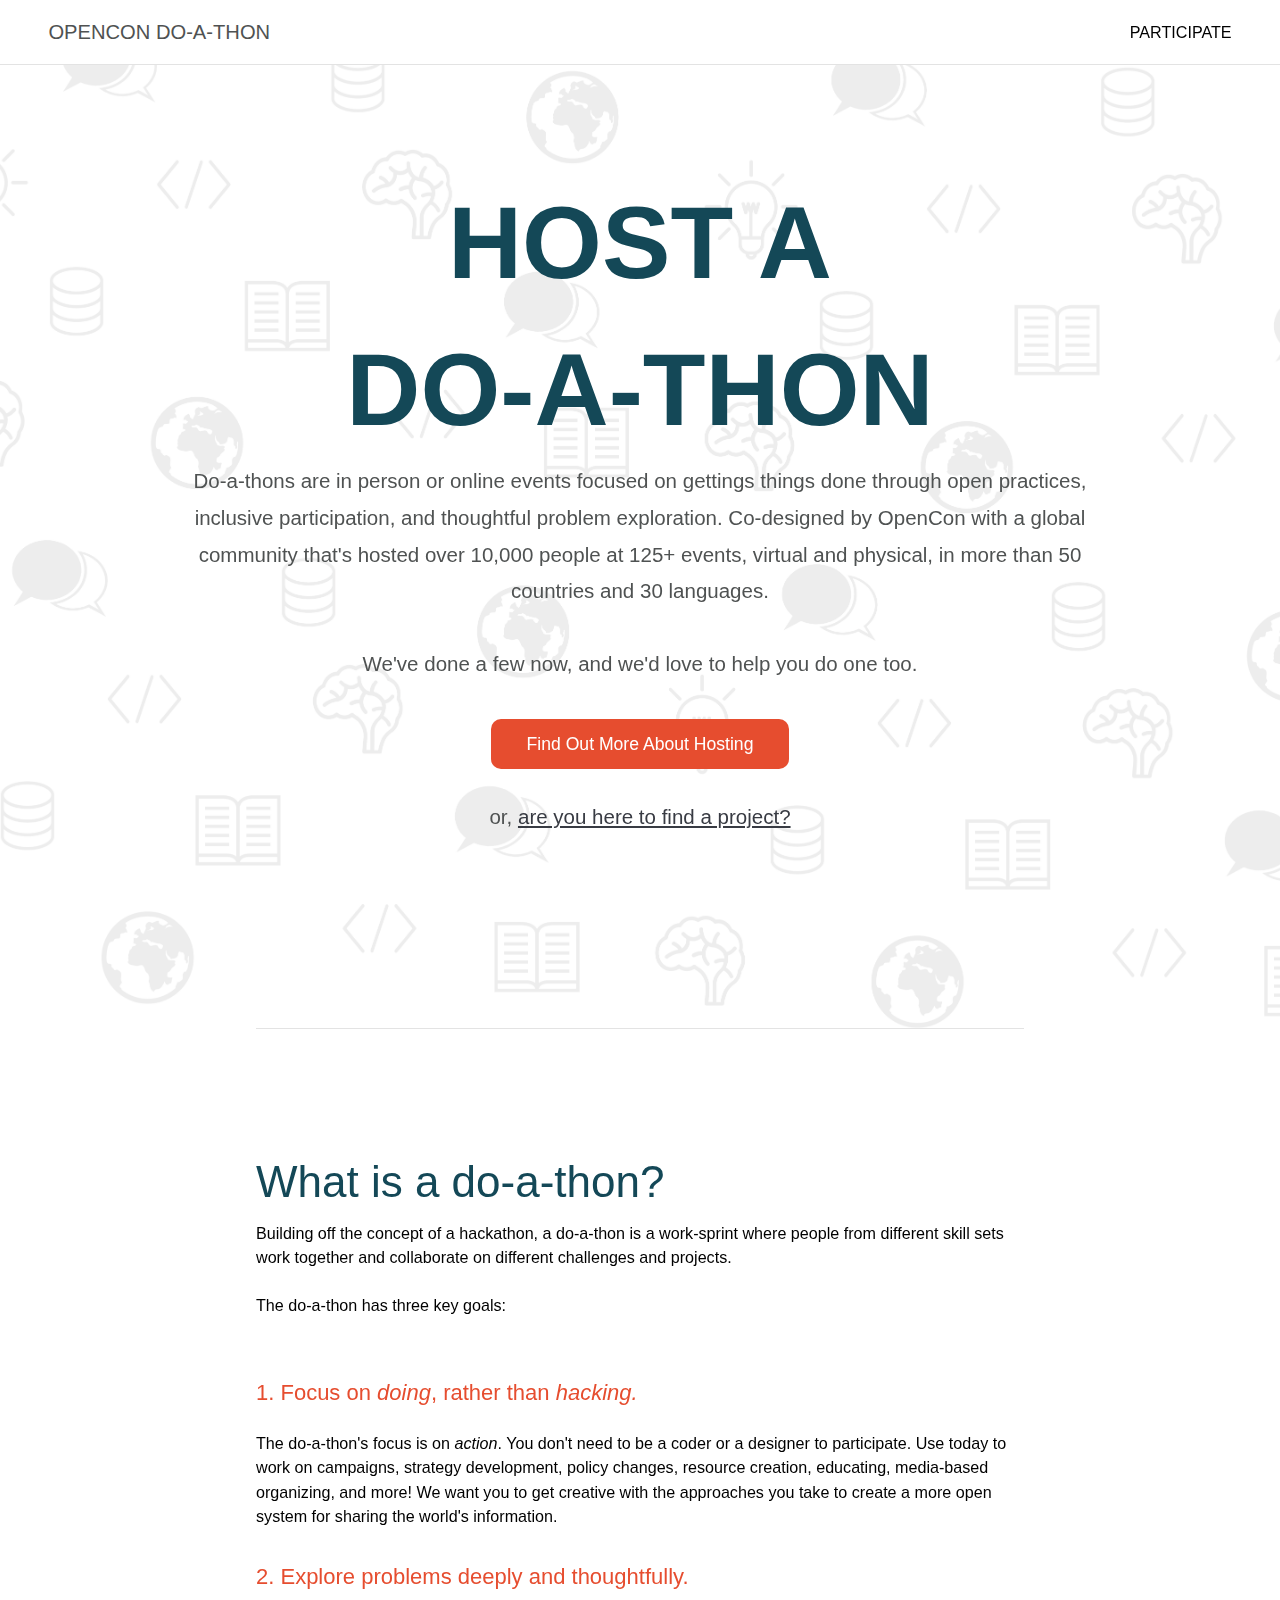
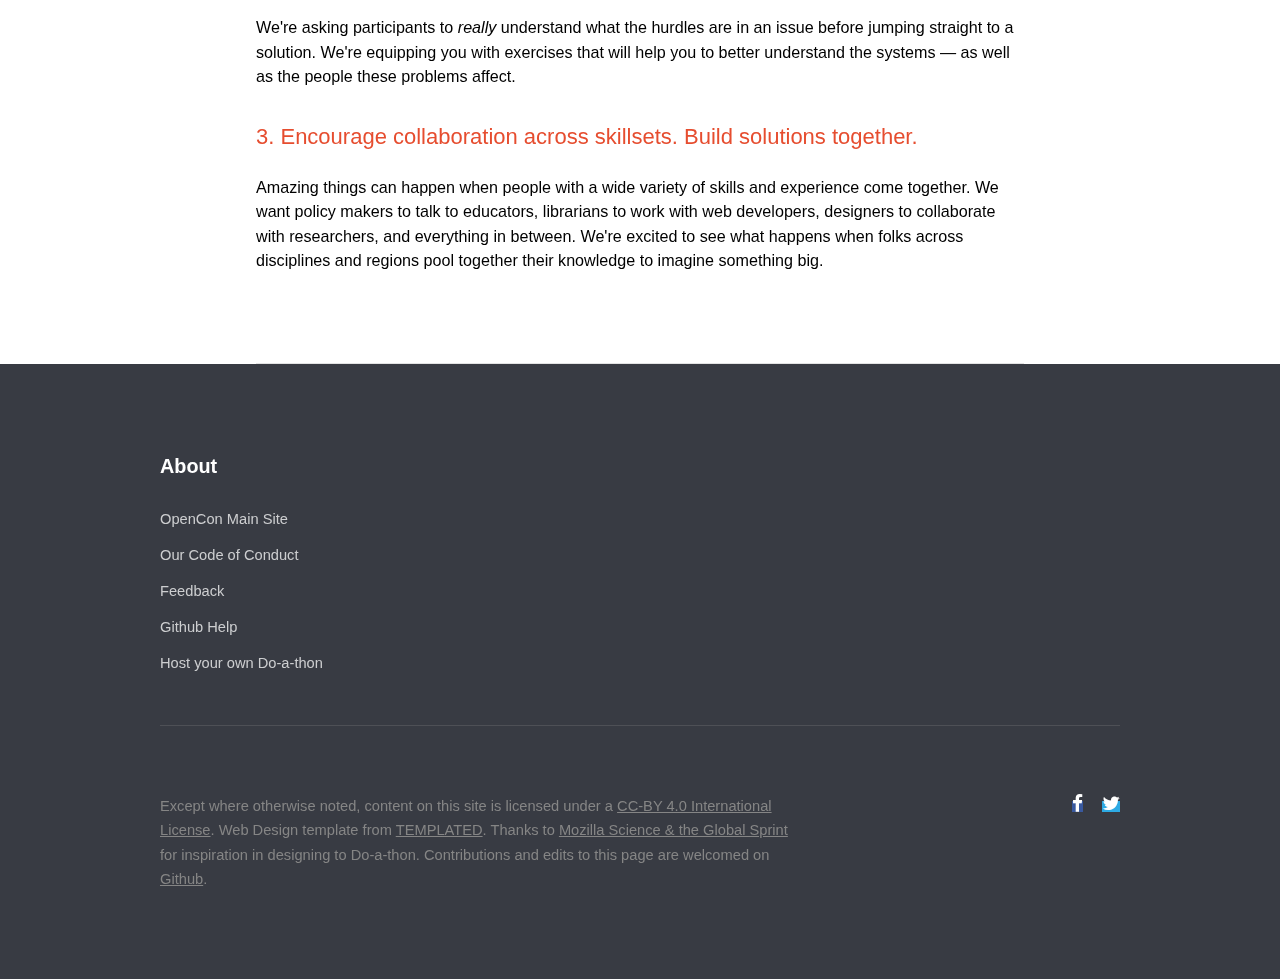
<file: index.html>
<!DOCTYPE html>
<!--
	Transit by TEMPLATED
	templated.co @templatedco
	Released for free under the Creative Commons Attribution 3.0 license (templated.co/license)
-->
<html lang="en">
	<head>
		<meta charset="UTF-8">
		<title>OpenCon Do-A-Thon</title>
		<meta http-equiv="content-type" content="text/html; charset=utf-8" />
		<meta name="description" content="" />
		<meta name="keywords" content="" />
		<link rel="icon" type="image/x-icon" href="/doathon-dev/images/favicon.ico" />

	<link rel="stylesheet" href="css/style.css" />
	<link rel="stylesheet" href="css/skel.css" />
	<link rel="stylesheet" href="css/style-xlarge.css" />
	<style type="text/css">
    .hidden {display:none;}
  </style>
  <script type="text/javascript" src="js/jquery.min.js"></script>
  <script type="text/javascript">
    $('html').addClass('hidden');
    $(document).ready(function() {    // EDIT: From Adam Zerner's comment below: Rather use load: $(window).on('load', function () {...});
      $('html').show();  // EDIT: Can also use $('html').removeClass('hidden');
     });
   </script>

		<!-- Global site tag (gtag.js) - Google Analytics -->
		<script async src="https://www.googletagmanager.com/gtag/js?id=UA-61115389-4"></script>
		<script>
		window.dataLayer = window.dataLayer || [];
  		function gtag(){dataLayer.push(arguments);}
  		gtag('js', new Date());
  		gtag('config', 'UA-61115389-4');
		</script>
		<!--  Essential META Tags -->
		<meta property="og:title" content="OpenCon Do-A-Thon">
		<meta property="og:description" content="We invite you to join us for a day of making, collaborating, trying, teaching, designing, testing, and learning in the name of Open Research and Education.">
		<meta property="og:image" content="/doathon-dev/images/social.png">
		<meta property="og:url" content="https://doathon.opencon2018.org">
		<meta name="twitter:card" content="summary_large_image">
		<meta name="twitter:site" content="@open_con" />
	</head>
	<body class="landing">


		<!-- Header -->

			<header id="header">
				<h1><a href="#">OPENCON DO-A-THON</a></h1>
				<nav id="nav">
					<ul>
				<!--		<li><a href="challenge.html">SUBMIT CHALLENGE</a></li> -->
				<!--		<li><a href="project.html">SUBMIT PROJECT</a></li> -->
						<li><a href="participate.html">PARTICIPATE</a></li>
					</ul>
				</nav>
			</header>

			<!-- Banner Suggesting Others Host (USED WHEN SITE ISN'T BEING USED FOR OPENCON FLAGSHIP -->
				<section id="banner">
					<H2>HOST A</H2><br><H2>DO-A-THON</H2>
					<p>
						Do-a-thons are in person or online events focused on gettings things done through open practices, inclusive participation, and thoughtful problem exploration. Co-designed by OpenCon with a global community that's hosted over 10,000 people at 125+ events, virtual and physical, in more than 50 countries and 30 languages.
					</p>

					<p>
						We've done a few now, and we'd love to help you do one too.
					</p>


					<ul class="actions">
						<li>
							<a href="mailto:Joe@sparcopen.org?subject=I'm%20interested%20in%20hosting%20a%20Do-a-thon&body=Hi%20Joe%2C%20%0A%0AI'm%20interested%20in%20hosting%20a%20Do-a-thon.%20%3C%3CTell%20us%20about%20little%20bit%20about%20you%20%2F%20your%20ideas%20%2F%20your%20motivation%3E%3E%0A%0ACan%20you%20tell%20me%20about%20bit%20more%20about%20the%20support%20you%20can%20provide%3F%0A%0ABest%20Wishes" class="button big">Find Out More About Hosting</a>
						</li>
					</ul>
					<a name="participate"></a>

					<p>or, <a href="participate.html"><u>are you here to find a project?</a></u></p>

				</section>

		<!-- Banner when site is used for OPENCON FLAGSHIP -->

		<!--

			<section id="banner">
				<h2>DO-A-THON</h2>
				<p>
					We invite you to join us for a day of making, collaborating, trying, teaching, designing, testing, and learning in the name of Open Research and Education. The official date is November 4, 2018 but you can <strong>start preparing today</strong>. We invite you to <u><a href="#about">learn more about the do-a-thon</a></u>, <u><a href="#how">get to know how it works</a></u>, and <u><a href="#participate">get started with participating</a></u> beforehand.

					<p>Joining remotely? Please take a second to <u><strong><a href="http://www.opencon2018.org/opencon_2018_live">RSVP</a></strong></u> so we can get in touch!</p>

				</p>
				<ul class="actions">
					<li>
						<a href="#participate" class="button big">Find out more!</a>
					</li>
				</ul>
				<a name="participate"></a>
			</section>

		-->

		<!-- One -->

		<!-- HIDE WHILE WE'RE NOT HOSTING

			<section id="one" class="wrapper style1 special">
				<div class="container">
					<header class="major">
						<h2>
							Participate from wherever you are.
						</h2>
					</header>
					<div class="row 150%">
						<div class="4u 12u$(medium)">
							<section class="box">
								<i class="icon big rounded fa-lightbulb-o"></i>
								<p></p>
								<h3>
									Present a problem or challenge.
								</h3>
								<p>
									Is there a specific issue or problem you want to tackle in Open Research and Education?
								</p>
								<a href="challenge.html" class="button big"> Submit a challenge </a>
							</section>
						</div>
						<div class="4u 12u$(medium)">
							<section class="box">
								<i class="icon big rounded fa-github-square"></i>
								<p></p>
								<h3>
									Submit a project to find collaborators.
								</h3>
								<p>
									Have a project or idea already in the works that needs support or collaborators?
								</p>
								<a href="project.html" class="button big"> Submit a project </a>
							</section>
						</div>
						<div class="4u$ 12u$(medium)">
							<section class="box">
								<i class="icon big rounded fa-rocket"></i>
								<p></p>
								<h3>
									Contribute your skills and ideas!
								</h3>
								<p>
									Browse challenges and projects put forward by others and see how you can help.
								</p>
								<a href="participate.html" class="button big"> Participate </a>
							</section><a name="about"></a>
						</div>
					</div>
				</div>
			</section>

		-->

			<!--Section Two - What is a do-a-thon?-->
			<section id="one" class="wrapper style5 special">
					<p></p>
						<header class="major">
							<p></p>
							<h2>
								What is a do-a-thon?
							</h2>
							<p>
								Building off the concept of a hackathon, a do-a-thon is a work-sprint where people from different skill sets work together and collaborate on different challenges and projects. <!--For OpenCon 2018’s do-a-thon, we’ll be focusing on building projects and solutions that seek to advance Open Access, Open Education, and Open Data. </p> -->
							<p>The do-a-thon has three key goals:
							</p>
						</header>

						<h3>
							 1. Focus on <i>doing</i>, rather than <i>hacking.</i>
						 </h3>
						<p>
							 The do-a-thon's focus is on <i>action</i>. You don't need to be a coder or a designer to participate. Use today to work on campaigns, strategy development, policy changes, resource creation, educating, media-based organizing, and more! We want you to get creative with the approaches you take to create a more open system for sharing the world's information.
						 </p>

						<h3>
							 2. Explore problems deeply and thoughtfully.
						 </h3>
						<p>
							We're asking participants to <i>really</i> understand what the hurdles are in an issue before jumping straight to a solution. We're equipping you with exercises that will help you to better understand the systems <!--Open Research and Open Education are being built in -->— as well as the people these problems affect.
						</p>

						<h3>
							 3. Encourage collaboration across skillsets. Build solutions together.
						 </h3><a name="how"></a>
						<p>
							Amazing things can happen when people with a wide variety of skills and experience come together. We want policy makers to talk to educators, librarians to work with web developers, designers to collaborate with researchers, and everything in between. We're excited to see what happens when folks across disciplines and regions pool together their knowledge to imagine something big.
						</p>
</section>

<!-- HIDE WHILE WE'RE NOT HOSTING

<section id="one" class="wrapper style5 special">
		<header class="major">
						<h2>
							How can I participate?
						</h2>
								<p>
									The official do-a-thon date is November 4, 2018, but we're encouraging folks to get started before — and hopefully, carry on projects and collaboration after. Here are a few ways you can get involved and participate:
								</p>
					</header>

					<h3>
						 1. Anyone can propose a problem to work on.
					 </h3>
					<p>
						Is there a big question or challenge you want to tackle in Open Research and Education? Here's a chance to share it with the community and work together on designing a solution. Participants can submit challenges the day of the do-a-thon, but we'd love if folks could submit big questions they want to tackle in advance, too.  Find out more about how to submit a challenge <u><a href="challenge.html">here.</a></u>
					</p>

					<h3>
						 2. Anyone can propose a project for others to collaborate on and contribute to.
					 </h3>
					<p>
						Have a project idea you want to put into action? Or an existing project that needs development or support? The do-a-thon is a great opportunity to receive support and contributions from collaborators around the world. Learn more about how to propose and lead a project <u><a href="project">here.</a></u>
					</p>

					<h3>
						 3. Anyone can contribute their skills and ideas to existing challenges and projects.
					 </h3>
					<p>
						Participate from wherever you are by contributing to one or more of the do-a-thon projects and challenges submitted. We expect that most of the action will take place on November 4th, but feel free to get in touch with project leads and see how you can help out beforehand! You can explore the growing list of projects and challenges we're working on <u><a href="participate.html">here</a></u>.
					</p>
					</section>

				-->

		<!-- Footer -->
		<footer id="footer">
			<div class="container">
				<section class="links">
					<div class="row">
						<section class="3u 6u(medium) 12u$(small)">
							<h3>About</h3>
							<ul class="unstyled">
								<li><a href="https://www.opencon2018.org/" target="_blank">OpenCon Main Site</a></li>
								<li><a href="https://www.opencon2018.org/code_of_conduct" target="_blank">Our Code of Conduct</a></li>
								<li><a href="mailto:joe@sparcopen.org" target="_blank">Feedback</a></li>
								<li><a href="github-help.html" target="_blank">Github Help</a></li>
								<li><a href="host-your-own.html" target="_blank">Host your own Do-a-thon</a></li>
							</ul>
						</section>
					</div>
				</section>
				<div class="row">
					<div class="8u 12u$(medium)">
						<ul class="copyright">
								<li>Except where otherwise noted, content on this site is licensed under a <u><a href="https://creativecommons.org/licenses/by/4.0/" target="_blank">
								CC-BY 4.0 International License</a></u>. Web Design template from <u><a href="http://templated.co" target="_blank">TEMPLATED</a></u>. Thanks to <u><a href="https://mozilla.github.io/global-sprint/" target="_blank">Mozilla Science & the Global Sprint</a></u> for inspiration in designing to Do-a-thon. Contributions and edits to this page are welcomed on <u><a href="https://github.com/sparcopen/doathon-dev/#doathon-development-site" target="_blank">Github</a></u>.</li>
						</ul>
					</div>
					<div class="4u$ 12u$(medium)">
						<ul class="icons">
							<li>
								<a class="icon rounded fa-facebook" href="https://www.facebook.com/openconglobal" target="_blank"><span class="label">Facebook</span></a>
							</li>
							<li>
								<a class="icon rounded fa-twitter" href="https://twitter.com/open_con" target="_blank"><span class="label">Twitter</span></a>
							</li>
						</ul>
					</div>
				</div>
			</div>
		</footer>
	</body>
	<script src="js/jquery.min.js"></script>
	<script src="js/skel.min.js"></script>
	<script src="js/skel-layers.min.js"></script>
	<script src="js/init.js"></script>

	<!-- Start of opencon Zendesk Widget script -->

	<!-- Zendesk Widget, now retired for OpenCon sites. Leaving here as a reminder of mechanisms we used.

	<script>/*<![CDATA[*/window.zEmbed||function(e,t){var n,o,d,i,s,a=[],r=document.createElement("iframe");window.zEmbed=function(){a.push(arguments)},window.zE=window.zE||window.zEmbed,r.src="javascript:false",r.title="",r.role="presentation",(r.frameElement||r).style.cssText="display: none",d=document.getElementsByTagName("script"),d=d[d.length-1],d.parentNode.insertBefore(r,d),i=r.contentWindow,s=i.document;try{o=s}catch(e){n=document.domain,r.src='javascript:var d=document.open();d.domain="'+n+'";void(0);',o=s}o.open()._l=function(){var e=this.createElement("script");n&&(this.domain=n),e.id="js-iframe-async",e.src="https://assets.zendesk.com/embeddable_framework/main.js",this.t=+new Date,this.zendeskHost="opencon.zendesk.com",this.zEQueue=a,this.body.appendChild(e)},o.write('<body onload="document._l();">'),o.close()}();
	/*]]>*/</script>

	-->

	<!-- End of opencon Zendesk Widget script -->

</html>
</file>
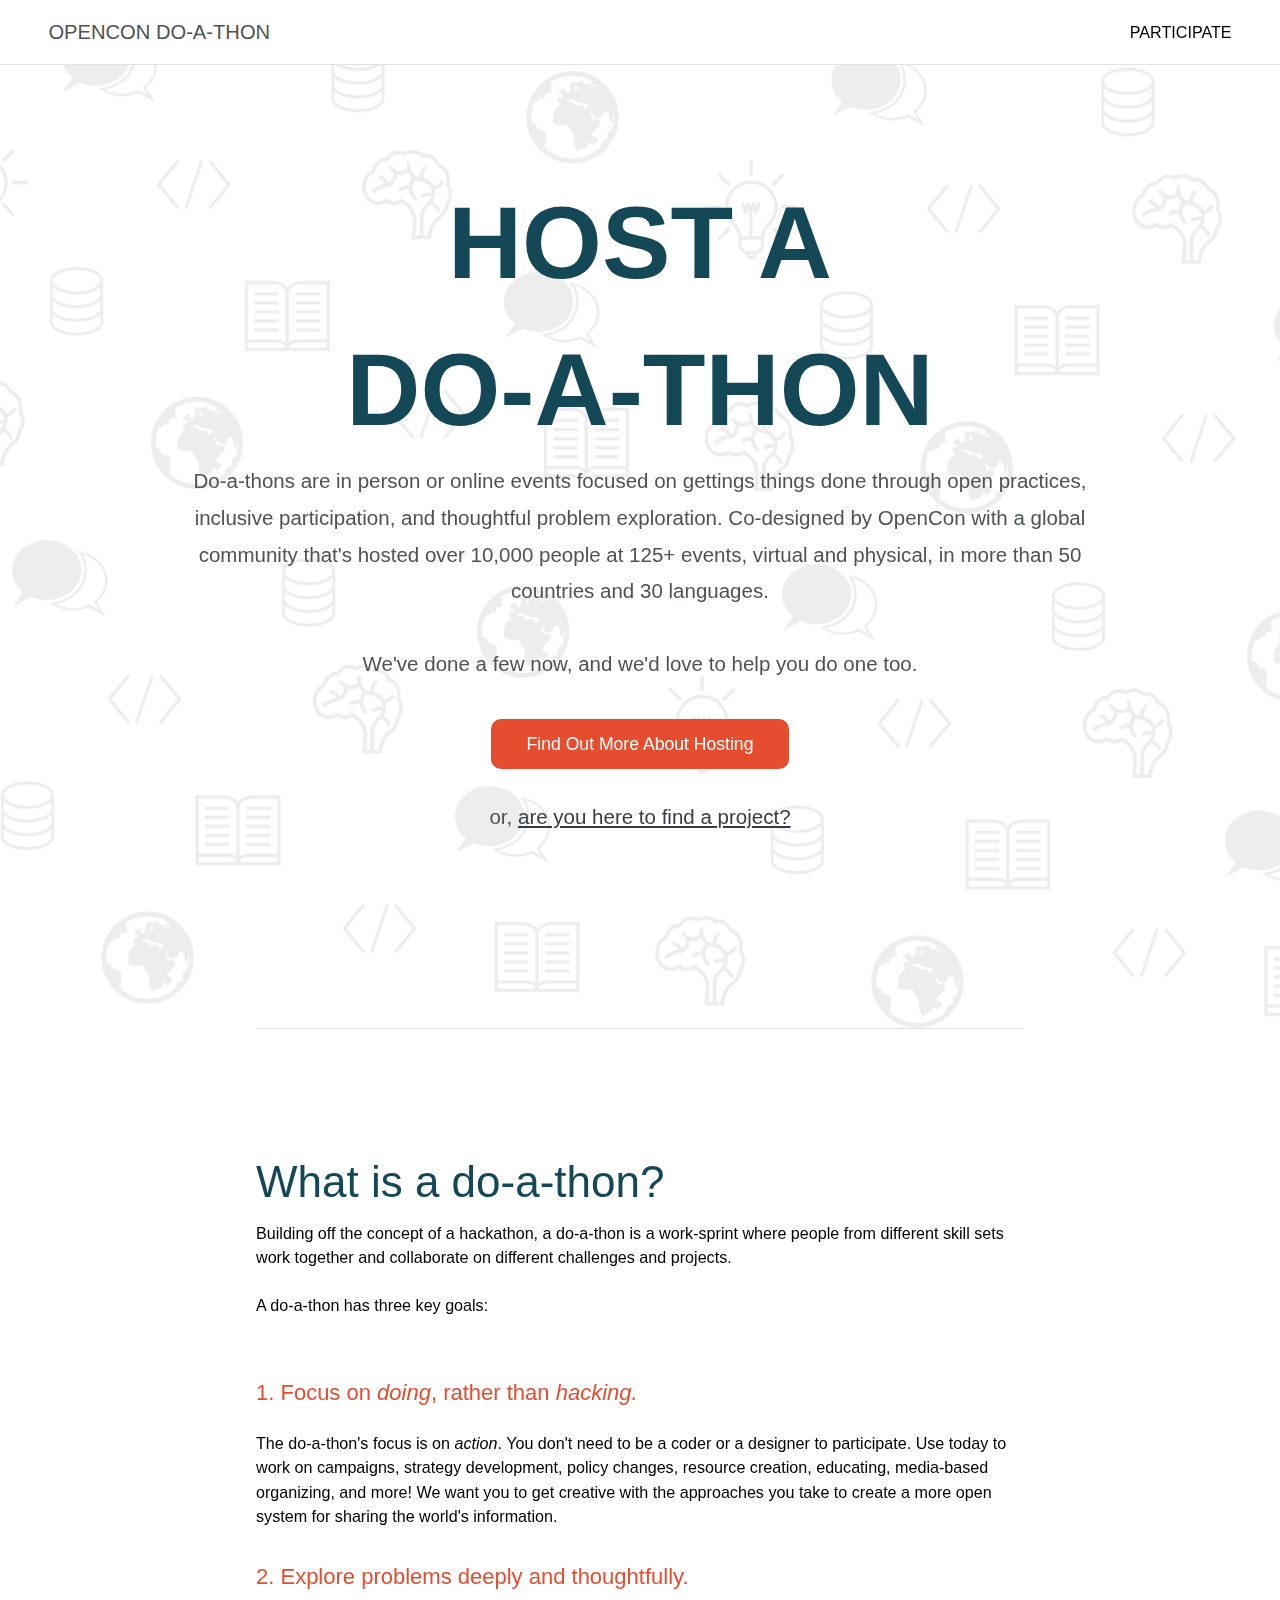
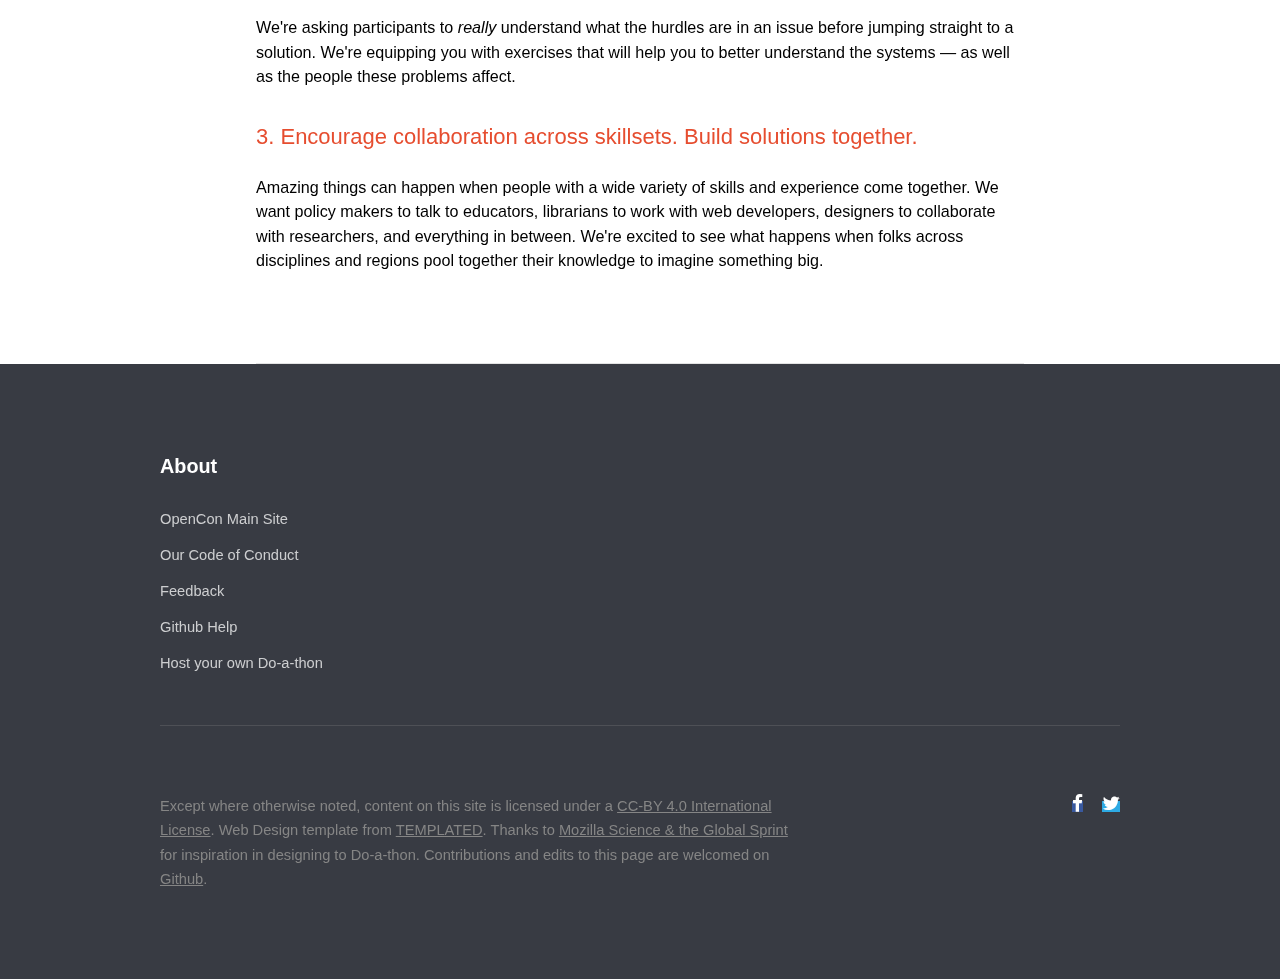
<file: host-your-own.html>
<!DOCTYPE html>
<!--
	Transit by TEMPLATED
	templated.co @templatedco
	Released for free under the Creative Commons Attribution 3.0 license (templated.co/license)
-->
<html lang="en">
	<head>
		<meta charset="UTF-8">
		<title>OpenCon Do-A-Thon</title>
		<meta http-equiv="content-type" content="text/html; charset=utf-8" />
		<meta name="description" content="" />
		<meta name="keywords" content="" />
		<link rel="icon" type="image/x-icon" href="/doathon-dev/images/favicon.ico" />

	<link rel="stylesheet" href="css/style.css" />
	<link rel="stylesheet" href="css/skel.css" />
	<link rel="stylesheet" href="css/style-xlarge.css" />
	<style type="text/css">
    .hidden {display:none;}
  </style>
  <script type="text/javascript" src="js/jquery.min.js"></script>
  <script type="text/javascript">
    $('html').addClass('hidden');
    $(document).ready(function() {    // EDIT: From Adam Zerner's comment below: Rather use load: $(window).on('load', function () {...});
      $('html').show();  // EDIT: Can also use $('html').removeClass('hidden');
     });
   </script>

		<!-- Global site tag (gtag.js) - Google Analytics -->
		<script async src="https://www.googletagmanager.com/gtag/js?id=UA-61115389-4"></script>
		<script>
		window.dataLayer = window.dataLayer || [];
  		function gtag(){dataLayer.push(arguments);}
  		gtag('js', new Date());
  		gtag('config', 'UA-61115389-4');
		</script>
		<!--  Essential META Tags -->
		<meta property="og:title" content="OpenCon Do-A-Thon">
		<meta property="og:description" content="We invite you to join us for a day of making, collaborating, trying, teaching, designing, testing, and learning in the name of Open Research and Education.">
		<meta property="og:image" content="/doathon-dev/images/social.png">
		<meta property="og:url" content="https://doathon.opencon2018.org">
		<meta name="twitter:card" content="summary_large_image">
		<meta name="twitter:site" content="@open_con" />
	</head>
	<body class="landing">


		<!-- Header -->

			<header id="header">
				<h1><a href="#">OPENCON DO-A-THON</a></h1>
				<nav id="nav">
					<ul>
				<!--		<li><a href="challenge.html">SUBMIT CHALLENGE</a></li> -->
				<!--		<li><a href="project.html">SUBMIT PROJECT</a></li> -->
						<li><a href="participate.html">PARTICIPATE</a></li>
					</ul>
				</nav>
			</header>

			<!-- Banner Suggesting Others Host (USED WHEN SITE ISN'T BEING USED FOR OPENCON FLAGSHIP -->
				<section id="banner">
					<H2>HOST A</H2><br><H2>DO-A-THON</H2>
					<p>
						Do-a-thons are in person or online events focused on gettings things done through open practices, inclusive participation, and thoughtful problem exploration. Co-designed by OpenCon with a global community that's hosted over 10,000 people at 125+ events, virtual and physical, in more than 50 countries and 30 languages.
					</p>

					<p>
            We've done a few now, and we'd love to help you do one too.
          </p>


					<ul class="actions">
						<li>
							<a href="mailto:Joe@sparcopen.org?subject=I'm%20interested%20in%20hosting%20a%20Do-a-thon&body=Hi%20Joe%2C%20%0A%0AI'm%20interested%20in%20hosting%20a%20Do-a-thon.%20%3C%3CTell%20us%20about%20little%20bit%20about%20you%20%2F%20your%20ideas%20%2F%20your%20motivation%3E%3E%0A%0ACan%20you%20tell%20me%20about%20bit%20more%20about%20the%20support%20you%20can%20provide%3F%0A%0ABest%20Wishes" class="button big">Find Out More About Hosting</a>
						</li>
					</ul>
					<a name="participate"></a>

          <p>or, <a href="participate.html"><u>are you here to find a project?</a></u></p>

        </section>

				<!--Section Two - What is a do-a-thon?-->
				<section id="one" class="wrapper style5 special">
						<p></p>
							<header class="major">
								<p></p>
								<h2>
									What is a do-a-thon?
								</h2>
								<p>
									Building off the concept of a hackathon, a do-a-thon is a work-sprint where people from different skill sets work together and collaborate on different challenges and projects.
								<p>A do-a-thon has three key goals:
								</p>
							</header>

							<h3>
								 1. Focus on <i>doing</i>, rather than <i>hacking.</i>
							 </h3>
							<p>
								 The do-a-thon's focus is on <i>action</i>. You don't need to be a coder or a designer to participate. Use today to work on campaigns, strategy development, policy changes, resource creation, educating, media-based organizing, and more! We want you to get creative with the approaches you take to create a more open system for sharing the world's information.
							 </p>

							<h3>
								 2. Explore problems deeply and thoughtfully.
							 </h3>
							<p>
								We're asking participants to <i>really</i> understand what the hurdles are in an issue before jumping straight to a solution. We're equipping you with exercises that will help you to better understand the systems <!--Open Research and Open Education are being built in -->— as well as the people these problems affect.
							</p>

							<h3>
								 3. Encourage collaboration across skillsets. Build solutions together.
							 </h3><a name="how"></a>
							<p>
								Amazing things can happen when people with a wide variety of skills and experience come together. We want policy makers to talk to educators, librarians to work with web developers, designers to collaborate with researchers, and everything in between. We're excited to see what happens when folks across disciplines and regions pool together their knowledge to imagine something big.
							</p>
	</section>

		<!-- Banner when site is used for OPENCON FLAGSHIP -->


		<!-- Footer -->
		<footer id="footer">
			<div class="container">
				<section class="links">
					<div class="row">
						<section class="3u 6u(medium) 12u$(small)">
							<h3>About</h3>
							<ul class="unstyled">
								<li><a href="https://www.opencon2018.org/" target="_blank">OpenCon Main Site</a></li>
								<li><a href="https://www.opencon2018.org/code_of_conduct" target="_blank">Our Code of Conduct</a></li>
								<li><a href="mailto:joe@sparcopen.org" target="_blank">Feedback</a></li>
								<li><a href="github-help.html" target="_blank">Github Help</a></li>
								<li><a href="host-your-own.html" target="_blank">Host your own Do-a-thon</a></li>
							</ul>
						</section>
					</div>
				</section>
				<div class="row">
					<div class="8u 12u$(medium)">
						<ul class="copyright">
								<li>Except where otherwise noted, content on this site is licensed under a <u><a href="https://creativecommons.org/licenses/by/4.0/" target="_blank">
								CC-BY 4.0 International License</a></u>. Web Design template from <u><a href="http://templated.co" target="_blank">TEMPLATED</a></u>. Thanks to <u><a href="https://mozilla.github.io/global-sprint/" target="_blank">Mozilla Science & the Global Sprint</a></u> for inspiration in designing to Do-a-thon. Contributions and edits to this page are welcomed on <u><a href="https://github.com/sparcopen/doathon-dev/#doathon-development-site" target="_blank">Github</a></u>.</li>
						</ul>
					</div>
					<div class="4u$ 12u$(medium)">
						<ul class="icons">
							<li>
								<a class="icon rounded fa-facebook" href="https://www.facebook.com/openconglobal" target="_blank"><span class="label">Facebook</span></a>
							</li>
							<li>
								<a class="icon rounded fa-twitter" href="https://twitter.com/open_con" target="_blank"><span class="label">Twitter</span></a>
							</li>
						</ul>
					</div>
				</div>
			</div>
		</footer>
	</body>
	<script src="js/jquery.min.js"></script>
	<script src="js/skel.min.js"></script>
	<script src="js/skel-layers.min.js"></script>
	<script src="js/init.js"></script>

<!-- Start of opencon Zendesk Widget script -->

<!-- Zendesk Widget, now retired for OpenCon sites. Leaving here as a reminder of mechanisms we used.

<script>/*<![CDATA[*/window.zEmbed||function(e,t){var n,o,d,i,s,a=[],r=document.createElement("iframe");window.zEmbed=function(){a.push(arguments)},window.zE=window.zE||window.zEmbed,r.src="javascript:false",r.title="",r.role="presentation",(r.frameElement||r).style.cssText="display: none",d=document.getElementsByTagName("script"),d=d[d.length-1],d.parentNode.insertBefore(r,d),i=r.contentWindow,s=i.document;try{o=s}catch(e){n=document.domain,r.src='javascript:var d=document.open();d.domain="'+n+'";void(0);',o=s}o.open()._l=function(){var e=this.createElement("script");n&&(this.domain=n),e.id="js-iframe-async",e.src="https://assets.zendesk.com/embeddable_framework/main.js",this.t=+new Date,this.zendeskHost="opencon.zendesk.com",this.zEQueue=a,this.body.appendChild(e)},o.write('<body onload="document._l();">'),o.close()}();
/*]]>*/</script>

-->

<!-- End of opencon Zendesk Widget script -->
</html>
</file>
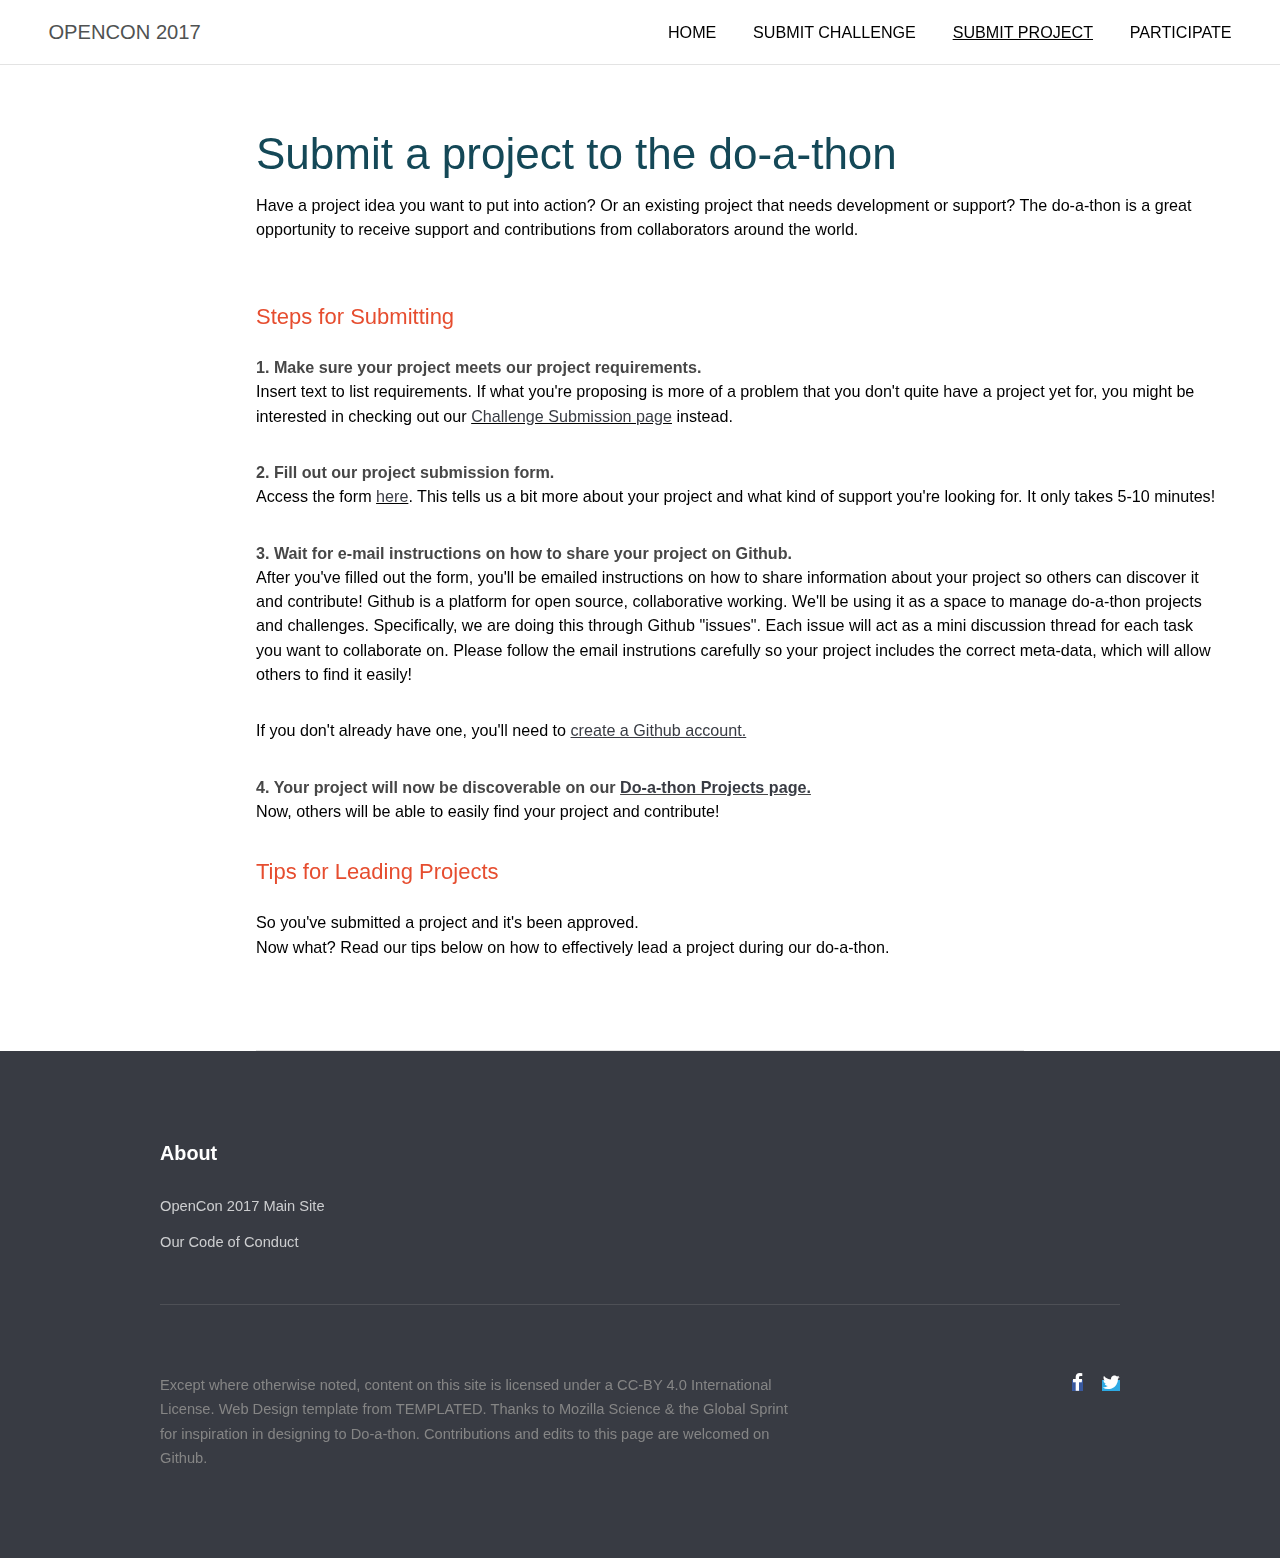
<file: submit.html>
<!DOCTYPE html>
<!--
	Transit by TEMPLATED
	templated.co @templatedco
	Released for free under the Creative Commons Attribution 3.0 license (templated.co/license)
-->
<html lang="en">
	<head>
		<meta charset="UTF-8">
		<title>Submit a project - OpenCon 2017 Do-a-thon</title>
		<meta http-equiv="content-type" content="text/html; charset=utf-8" />
		<meta name="description" content="" />
		<meta name="keywords" content="" />
		<link rel="icon" type="image/x-icon" href="/doathon-dev/images/favicon.ico" />
		<!--[if lte IE 8]><script src="js/html5shiv.js"></script><![endif]-->
		<script src="js/jquery.min.js"></script>
		<script src="js/skel.min.js"></script>
		<script src="js/skel-layers.min.js"></script>
		<script src="js/init.js"></script>
		<noscript>
			<link rel="stylesheet" href="css/skel.css" />
			<link rel="stylesheet" href="css/style.css" />
			<link rel="stylesheet" href="css/style-xlarge.css" />
		</noscript>
		<!-- Global site tag (gtag.js) - Google Analytics -->
		<script async src="https://www.googletagmanager.com/gtag/js?id=UA-61115389-4"></script>
		<script>
  		window.dataLayer = window.dataLayer || [];
  		function gtag(){dataLayer.push(arguments);}
  		gtag('js', new Date());
  		gtag('config', 'UA-61115389-4');
		</script>

		
	<!-- Start of opencon Zendesk Widget script -->
	<script>/*<![CDATA[*/window.zEmbed||function(e,t){var n,o,d,i,s,a=[],r=document.createElement("iframe");window.zEmbed=function(){a.push(arguments)},window.zE=window.zE||window.zEmbed,r.src="javascript:false",r.title="",r.role="presentation",(r.frameElement||r).style.cssText="display: none",d=document.getElementsByTagName("script"),d=d[d.length-1],d.parentNode.insertBefore(r,d),i=r.contentWindow,s=i.document;try{o=s}catch(e){n=document.domain,r.src='javascript:var d=document.open();d.domain="'+n+'";void(0);',o=s}o.open()._l=function(){var e=this.createElement("script");n&&(this.domain=n),e.id="js-iframe-async",e.src="https://assets.zendesk.com/embeddable_framework/main.js",this.t=+new Date,this.zendeskHost="opencon.zendesk.com",this.zEQueue=a,this.body.appendChild(e)},o.write('<body onload="document._l();">'),o.close()}();
	/*]]>*/</script>
	<!-- End of opencon Zendesk Widget script -->


	</head>
	<body>
		<body class="landing">


		<!-- Header -->
		
		<!-- NOTE: These URLs will need to be updated for live -->
		
		<header id="header">
			<h1><a href="index.html">OPENCON 2017</a></h1>
			<nav id="nav">
				<ul>
					<li><a href="index.html">HOME</a></li>
					<li><a href="challenge.html">SUBMIT CHALLENGE</a></li>
					<li><a href="submit.html"><u>SUBMIT PROJECT</u></a></li>
					<li><a href="participate.html">PARTICIPATE</a></li>
				</ul>
			</nav>
		</header>
		<!-- Main -->
					<section id="one" class="wrapper style5 special">
						<div class="container">
							<p></p>
							<header class="major">
								<h2>Submit a project to the do-a-thon</h2>
								<p>Have a project idea you want to put into action? Or an existing project that needs development or support? The do-a-thon is a great opportunity to receive support and contributions from collaborators around the world.</p>
							</header>
							<h3>Steps for Submitting</h3>
							<p><strong>1. Make sure your project meets our project requirements.</strong>
								<br>Insert text to list requirements. If what you're proposing is more of a problem that you don't quite have a project yet for, you might be interested in checking out our <u><a href="challenge">Challenge Submission page</a></u> instead.</p>
					<p><strong>2. Fill out our project submission form.</strong>
						<br>Access the form <u><a href="https://docs.google.com/forms/d/e/1FAIpQLSeD14vJ8OgsL6mXE3vBIoMfiauo3j6sJB-A2NoqdSzSRj0ygA/viewform">here</a></u>. This tells us a bit more about your project and what kind of support you're looking for. It only takes 5-10 minutes!</p>
					<p><strong>3. Wait for e-mail instructions on how to share your project on Github.</strong><br>After you've filled out the form, you'll be emailed instructions on how to share information about your project so others can discover it and contribute! Github is a platform for open source, collaborative working. We'll be using it as a space to manage do-a-thon projects and challenges. Specifically, we are doing this through Github "issues". Each issue will act as a mini discussion thread for each task you want to collaborate on. Please follow the email instrutions carefully so your project includes the correct meta-data, which will allow others to find it easily!</p>
					<p>If you don't already have one, you'll need to <a href="https://github.com/"><u>create a Github account.</u></a></p>
					<p><strong>4. Your project will now be discoverable on our <u><a href="participate.html">Do-a-thon Projects page.</a></u></strong>
						<br>Now, others will be able to easily find your project and contribute!</p>

				</li>

					<h3>Tips for Leading Projects</h3>
					<p>So you've submitted a project and it's been approved. <br>Now what? Read our tips below on how to effectively lead a project during our do-a-thon.</p>

				</div>
			</section>

		<!-- Footer -->
		<footer id="footer">
			<div class="container">
				<section class="links">
					<div class="row">
						<section class="3u 6u(medium) 12u$(small)">
							<h3>About</h3>
							<ul class="unstyled">
								<li><a href="http://http://www.opencon2017.org/">OpenCon 2017 Main Site</a></li>
								<li><a href="http://www.opencon2017.org/code_of_conduct">Our Code of Conduct</a></li>
							</ul>
						</section>
					</div>
				</section>
				<div class="row">
					<div class="8u 12u$(medium)">
						<ul class="copyright">
								<li>Except where otherwise noted, content on this site is licensed under a <a href="https://creativecommons.org/licenses/by/4.0/">
								CC-BY 4.0 International License</a>. Web Design template from <a href="http://templated.co">TEMPLATED.</a> Thanks to <a href="https://mozilla.github.io/global-sprint/">Mozilla Science & the Global Sprint</a> for inspiration in designing to Do-a-thon. Contributions and edits to this page are welcomed on <a href="https://github.com/sparcopen/doathon-dev/">Github</a>.</li>
						</ul>
					</div>
					<div class="4u$ 12u$(medium)">
						<ul class="icons">
							<li>
								<a class="icon rounded fa-facebook" href="https://www.facebook.com/openconglobal"><span class="label">Facebook</span></a>
							</li>
							<li>
								<a class="icon rounded fa-twitter" href="https://twitter.com/open_con"><span class="label">Twitter</span></a>
							</li>
						</ul>
					</div>
				</div>
			</div>
		</footer>

	</body>
</html>
</file>
<file: css/style-xlarge.css>
/*
	Transit by TEMPLATED
	templated.co @templatedco
	Released for free under the Creative Commons Attribution 3.0 license (templated.co/license)
*/

/* Basic */

	body, input, select, textarea {
		font-size: 11pt;
	}
</file>
<file: css/style.css>
@charset "UTF-8";
@import url(font-awesome.min.css);
@import url(https://fonts.googleapis.com/css?family=Open+Sans:100,400,700);
@import url(https://fonts.googleapis.com/css?family=Montserrat:100,400,700);
@import url(https://fonts.googleapis.com/css?family=Lora:400,700);


/*
	Transit by TEMPLATED
	templated.co @templatedco
	Released for free under the Creative Commons Attribution 3.0 license (templated.co/license)
*/

/* Basic */

	body {
		background: #fff;
	}

		body.is-loading *, body.is-loading *:before, body.is-loading *:after {
			-moz-animation: none !important;
			-webkit-animation: none !important;
			-o-animation: none !important;
			-ms-animation: none !important;
			animation: none !important;
			-moz-transition: none !important;
			-webkit-transition: none !important;
			-o-transition: none !important;
			-ms-transition: none !important;
			transition: none !important;
		}

	body, input, select, textarea {
		color: black;
		font-family: Helvetica, sans-serif;
		font-size: 13pt;
		font-weight: 400;
		line-height: 1.65em;
	}

	a {
		color: #383b43;
		text-decoration: none;
	}

		a:active, a:hover {
			text-decoration: underline;
		}

	strong, b {
		color: #474747;
		font-weight: 700;
	}

	em, i {
		font-style: italic;
	}

	p {
		font-weight: 200;
		margin: 0 0 2em 0;
	}

	h1, h2, h3, h4, h5, h6 {
		color: #474747;
		font-weight: 700;
		line-height: 1em;
		margin: 0 0 1em 0;
	}

		h1 a, h2 a, h3 a, h4 a, h5 a, h6 a {
			color: inherit;
			text-decoration: none;
		}

	h2 {
		font-size: 1.75em;
		line-height: 1.5em;
	}

	h3 {
		font-size: 1.35em;
		line-height: 1.5em;
	}

	h4 {
		font-size: 1.1em;
		line-height: 1.5em;
	}

	h5 {
		font-size: 0.9em;
		line-height: 1.5em;
	}

	h6 {
		font-size: 0.7em;
		line-height: 1.5em;
	}

	sub {
		font-size: 0.8em;
		position: relative;
		top: 0.5em;
	}

	sup {
		font-size: 0.8em;
		position: relative;
		top: -0.5em;
	}

	hr {
		border: 0;
		border-bottom: solid 1px rgba(144, 144, 144, 0.25);
		margin: 1em 0;
	}

		hr.major {
			margin: 3em 0;
		}

	blockquote {
		border-left: solid 4px rgba(144, 144, 144, 0.25);
		font-style: italic;
		margin: 0 0 2em 0;
		padding: 0.5em 0 0.5em 2em;
	}

	code {
		background: rgba(144, 144, 144, 0.075);
		border-radius: 4px;
		border: solid 1px rgba(144, 144, 144, 0.25);
		font-family: "Courier New", monospace;
		font-size: 0.9em;
		margin: 0 0.25em;
		padding: 0.25em 0.65em;
	}

	pre {
		-webkit-overflow-scrolling: touch;
		font-family: "Courier New", monospace;
		font-size: 0.9em;
		margin: 0 0 2em 0;
	}

		pre code {
			display: block;
			line-height: 1.75em;
			padding: 1em 1.5em;
			overflow-x: auto;
		}

	.align-left {
		text-align: left;
	}

	.align-center {
		text-align: center;
	}

	.align-right {
		text-align: right;
	}

/* Section/Article */

	section.special, article.special {
		text-align: center;
	}

	header p {
		color: #858585;
		position: relative;
		margin: 0 0 1.5em 0;
	}

	header h2 + p {
		font-size: 1.25em;
		margin-top: -1em;
		line-height: 1.5em;
	}

	header h3 + p {
		font-size: 1.1em;
		margin-top: -0.8em;
		line-height: 1.5em;
	}

	header h4 + p,
	header h5 + p,
	header h6 + p {
		font-size: 0.9em;
		margin-top: -0.6em;
		line-height: 1.5em;
	}

	header.major {
		text-align: center;
		margin-bottom: 4em;
	}

		header.major h2 {
			font-size: 3em;
			margin-bottom: 0.5em;
		}

		header.major p {
			font-size: 1.5em;
		}

/* Form */

	form {
		margin: 0 0 2em 0;
	}

	label {
		color: #474747;
		display: block;
		font-size: 0.9em;
		font-weight: 700;
		margin: 0 0 1em 0;
	}

	input[type="text"],
	input[type="password"],
	input[type="email"],
	select,
	textarea {
		-moz-appearance: none;
		-webkit-appearance: none;
		-o-appearance: none;
		-ms-appearance: none;
		appearance: none;
		background: rgba(144, 144, 144, 0.075);
		border-radius: 4px;
		border: none;
		color: inherit;
		display: block;
		outline: 0;
		padding: 0 1em;
		text-decoration: none;
		width: 100%;
	}

		input[type="text"]:invalid,
		input[type="password"]:invalid,
		input[type="email"]:invalid,
		select:invalid,
		textarea:invalid {
			box-shadow: none;
		}

		input[type="text"]:focus,
		input[type="password"]:focus,
		input[type="email"]:focus,
		select:focus,
		textarea:focus {
			border-color: #383b43;
			box-shadow: 0 0 0 1px #383b43;
		}

	.select-wrapper {
		text-decoration: none;
		display: block;
		position: relative;
	}

		.select-wrapper:before {
			content: "";
			-moz-osx-font-smoothing: grayscale;
			-webkit-font-smoothing: antialiased;
			font-family: FontAwesome;
			font-style: normal;
			font-weight: normal;
			text-transform: none !important;
		}

		.select-wrapper:before {
			color: rgba(144, 144, 144, 0.25);
			display: block;
			height: 2.75em;
			line-height: 2.75em;
			pointer-events: none;
			position: absolute;
			right: 0;
			text-align: center;
			top: 0;
			width: 2.75em;
		}

		.select-wrapper select::-ms-expand {
			display: none;
		}

	input[type="text"],
	input[type="password"],
	input[type="email"],
	select {
		height: 2.75em;
	}

	textarea {
		padding: 0.75em 1em;
	}

	input[type="checkbox"],
	input[type="radio"] {
		-moz-appearance: none;
		-webkit-appearance: none;
		-o-appearance: none;
		-ms-appearance: none;
		appearance: none;
		display: block;
		float: left;
		margin-right: -2em;
		opacity: 0;
		width: 1em;
		z-index: -1;
	}

		input[type="checkbox"] + label,
		input[type="radio"] + label {
			text-decoration: none;
			color: #444;
			cursor: pointer;
			display: inline-block;
			font-size: 1em;
			font-weight: 200;
			padding-left: 2.4em;
			padding-right: 0.75em;
			position: relative;
		}

			input[type="checkbox"] + label:before,
			input[type="radio"] + label:before {
				-moz-osx-font-smoothing: grayscale;
				-webkit-font-smoothing: antialiased;
				font-family: FontAwesome;
				font-style: normal;
				font-weight: normal;
				text-transform: none !important;
			}

			input[type="checkbox"] + label:before,
			input[type="radio"] + label:before {
				background: rgba(144, 144, 144, 0.075);
				border-radius: 4px;
				border: solid 1px rgba(144, 144, 144, 0.25);
				content: '';
				display: inline-block;
				height: 1.65em;
				left: 0;
				line-height: 1.58125em;
				position: absolute;
				text-align: center;
				top: 0;
				width: 1.65em;
			}

		input[type="checkbox"]:checked + label:before,
		input[type="radio"]:checked + label:before {
			background: #3cadd4;
			border-color: #3cadd4;
			color: #ffffff;
			content: '\f00c';
		}

		input[type="checkbox"]:focus + label:before,
		input[type="radio"]:focus + label:before {
			border-color: #383b43;
			box-shadow: 0 0 0 1px #383b43;
		}

	input[type="checkbox"] + label:before {
		border-radius: 4px;
	}

	input[type="radio"] + label:before {
		border-radius: 100%;
	}

	::-webkit-input-placeholder {
		color: #858585 !important;
		opacity: 1.0;
	}

	:-moz-placeholder {
		color: #858585 !important;
		opacity: 1.0;
	}

	::-moz-placeholder {
		color: #858585 !important;
		opacity: 1.0;
	}

	:-ms-input-placeholder {
		color: #858585 !important;
		opacity: 1.0;
	}

	.formerize-placeholder {
		color: #858585 !important;
		opacity: 1.0;
	}

/* Box */

	.box {
		border-radius: 4px;
		border: solid 1px rgba(144, 144, 144, 0.25);
		margin-bottom: 2em;
		padding: 1.5em;
		background-color: white;
	}

		.box > :last-child,
		.box > :last-child > :last-child,
		.box > :last-child > :last-child > :last-child {
			margin-bottom: 0;
		}

		.box.alt {
			border: 0;
			border-radius: 0;
			padding: 0;
		}

/* Icon */

	.icon {
		text-decoration: none;
		border-bottom: none;
		position: relative;
		color: #E64D2F;
	}

		.icon:before {
			-moz-osx-font-smoothing: grayscale;
			-webkit-font-smoothing: antialiased;
			font-family: FontAwesome;
			font-style: normal;
			font-weight: normal;
			text-transform: none !important;
		}

		.icon:active, .icon:hover {
			text-decoration: none;
		}

		.icon > .label {
			display: none;
		}

		/**.icon.rounded {
			background-color: #383b43;
			border-radius: 100%;
			color: #ffffff;
			display: inline-block;
			height: 3.25em;
			line-height: 3.25em;
			text-align: center;
			width: 3.25em;
		}**/

			.icon.rounded.big {
				font-size: 4em;
				margin-bottom: 0.5em;
			}

			.icon.rounded.color1 {
				background-color: #E64D2F;
			}

			.icon.rounded.color2 {
				background-color: #3c61d4;
			}

			.icon.rounded.color3 {
				background-color: #633cd4;
			}

			.icon.rounded.color4 {
				background-color: #af3cd4;
			}

			.icon.rounded.color5 {
				background-color: #d43cad;
			}

			.icon.rounded.color6 {
				background-color: #d43c61;
			}

			.icon.rounded.color7 {
				background-color: #d4633c;
			}

			.icon.rounded.color8 {
				background-color: #d4af3c;
			}

			.icon.rounded.color9 {
				background-color: #add43c;
			}

			.icon.rounded.color10 {
				background-color: #61d43c;
			}

			.icon.rounded.fa-twitter {
				background-color: #2daae4;
			}

			.icon.rounded.fa-facebook {
				background-color: #39599f;
			}

			.icon.rounded.fa-google-plus {
				background-color: #c91e1f;
			}

			.icon.rounded.fa-dribbble {
				background-color: #c4376b;
			}

			.icon.rounded.fa-tumblr, .icon.rounded.fa-linkedin {
				background-color: #31516a;
			}

			.icon.rounded.fa-rss {
				background-color: #f2600b;
			}

/* Image */

	.image {
		border-radius: 4px;
		border: 0;
		display: inline-block;
		position: relative;
	}

		.image img {
			border-radius: 4px;
			display: block;
		}

		.image.left {
			float: left;
			padding: 0 1.5em 1em 0;
			top: 0.25em;
		}

		.image.right {
			float: right;
			padding: 0 0 1em 1.5em;
			top: 0.25em;
		}

		.image.left, .image.right {
			max-width: 40%;
		}

			.image.left img, .image.right img {
				width: 100%;
			}

		.image.fit {
			display: block;
			margin: 0 0 2em 0;
			width: 100%;
		}

			.image.fit img {
				width: 100%;
			}

/* List */

	ol {
		list-style: decimal;
		margin: 0 0 2em 0;
		padding-left: 1.25em;
	}

		ol li {
			padding-left: 0.25em;
		}

	ul {
		list-style: disc;
		margin: 0 0 2em 0;
		padding-left: 1em;
	}

		ul li {
			padding-left: 0.5em;
		}

		ul.alt {
			list-style: none;
			padding-left: 0;
		}

			ul.alt li {
				border-top: solid 1px rgba(144, 144, 144, 0.25);
				padding: 0.5em 0;
			}

				ul.alt li:first-child {
					border-top: 0;
					padding-top: 0;
				}

		ul.unstyled {
			list-style: none;
			padding-left: 0;
		}

			ul.unstyled li {
				padding: 0.4em 0;
			}

		ul.icons {
			cursor: default;
			list-style: none;
			padding-left: 0;
		}

			ul.icons li {
				display: inline-block;
				padding: 0 1em 0 0;
			}

				ul.icons li:last-child {
					padding-right: 0;
				}

				ul.icons li .icon:before {
					font-size: 2em;
				}

		ul.actions {
			cursor: default;
			list-style: none;
			padding-left: 0;
		}

			ul.actions li {
				display: inline-block;
				padding: 0 1em 0 0;
				vertical-align: middle;
			}

				ul.actions li:last-child {
					padding-right: 0;
				}

			ul.actions.small li {
				padding: 0 0.5em 0 0;
			}

			ul.actions.vertical li {
				display: block;
				padding: 1em 0 0 0;
			}

				ul.actions.vertical li:first-child {
					padding-top: 0;
				}

				ul.actions.vertical li > * {
					margin-bottom: 0;
				}

			ul.actions.vertical.small li {
				padding: 0.5em 0 0 0;
			}

				ul.actions.vertical.small li:first-child {
					padding-top: 0;
				}

			ul.actions.fit {
				display: table;
				margin-left: -1em;
				padding: 0;
				table-layout: fixed;
				width: calc(100% + 1em);
			}

				ul.actions.fit li {
					display: table-cell;
					padding: 0 0 0 1em;
				}

					ul.actions.fit li > * {
						margin-bottom: 0;
					}

				ul.actions.fit.small {
					margin-left: -0.5em;
					width: calc(100% + 0.5em);
				}

					ul.actions.fit.small li {
						padding: 0 0 0 0.5em;
					}

	dl {
		margin: 0 0 2em 0;
	}

/* Table */

	.table-wrapper {
		-webkit-overflow-scrolling: touch;
		overflow-x: auto;
	}

	table a {
			color: #E64D2F;
		}

	table {
		margin: 0 0 2em 0;
		width: 100%;
		text-align: left;
	}

		table tbody tr {
			border: solid 1px rgba(144, 144, 144, 0.25);
			border-left: 0;
			border-right: 0;
		}

			table tbody tr:nth-child(2n + 1) {
				background-color: rgba(144, 144, 144, 0.075);
			}

		table td {
			padding: 0.75em 0.75em;
		}

		table th {
			color: #474747;
			font-size: 0.9em;
			font-weight: 700;
			padding: 0 0.75em 0.75em 0.75em;
			text-align: left;
		}

		table thead {
			border-bottom: solid 2px rgba(144, 144, 144, 0.25);
		}

		table tfoot {
			border-top: solid 2px rgba(144, 144, 144, 0.25);
		}

		table.alt {
			border-collapse: separate;
		}

			table.alt tbody tr td {
				border: solid 1px rgba(144, 144, 144, 0.25);
				border-left-width: 0;
				border-top-width: 0;
			}

				table.alt tbody tr td:first-child {
					border-left-width: 1px;
				}

			table.alt tbody tr:first-child td {
				border-top-width: 1px;
			}

			table.alt thead {
				border-bottom: 0;
			}

			table.alt tfoot {
				border-top: 0;
			}

/* Button */

	input[type="submit"],
	input[type="reset"],
	input[type="button"],
	.button {
		-moz-appearance: none;
		-webkit-appearance: none;
		-o-appearance: none;
		-ms-appearance: none;
		appearance: none;
		-moz-transition: background-color 0.2s ease-in-out, color 0.2s ease-in-out;
		-webkit-transition: background-color 0.2s ease-in-out, color 0.2s ease-in-out;
		-o-transition: background-color 0.2s ease-in-out, color 0.2s ease-in-out;
		-ms-transition: background-color 0.2s ease-in-out, color 0.2s ease-in-out;
		transition: background-color 0.2s ease-in-out, color 0.2s ease-in-out;
		background-color: #E64D2F;
		border-radius: 10px;
		border: 0;
		color: #ffffff !important;
		cursor: pointer;
		display: inline-block;
		font-weight: 200;
		height: 2.85em;
		line-height: 2.95em;
		padding: 0 2em;
		text-align: center;
		text-decoration: none;
		white-space: nowrap;
	}

		input[type="submit"]:hover,
		input[type="reset"]:hover,
		input[type="button"]:hover,
		.button:hover {
			background-color: #51b6d9;
			text-decoration: none;
		}

		input[type="submit"]:active,
		input[type="reset"]:active,
		input[type="button"]:active,
		.button:active {
			background-color: #2da2ca;
			text-decoration: none;
		}

		input[type="submit"].icon,
		input[type="reset"].icon,
		input[type="button"].icon,
		.button.icon {
			padding-left: 1.35em;
		}

			input[type="submit"].icon:before,
			input[type="reset"].icon:before,
			input[type="button"].icon:before,
			.button.icon:before {
				margin-right: 0.5em;
			}

		input[type="submit"].fit,
		input[type="reset"].fit,
		input[type="button"].fit,
		.button.fit {
			display: block;
			margin: 0 0 1em 0;
			width: 100%;
		}

		input[type="submit"].small,
		input[type="reset"].small,
		input[type="button"].small,
		.button.small {
			font-size: 0.8em;
		}

		input[type="submit"].big,
		input[type="reset"].big,
		input[type="button"].big,
		.button.big {
			font-size: 1.2em;
		}

		input[type="submit"].alt,
		input[type="reset"].alt,
		input[type="button"].alt,
		.button.alt {
			background-color: transparent;
			box-shadow: inset 0 0 0 2px rgba(144, 144, 144, 0.25);
			color: #474747 !important;
		}

			input[type="submit"].alt:hover,
			input[type="reset"].alt:hover,
			input[type="button"].alt:hover,
			.button.alt:hover {
				background-color: rgba(144, 144, 144, 0.075);
			}

			input[type="submit"].alt:active,
			input[type="reset"].alt:active,
			input[type="button"].alt:active,
			.button.alt:active {
				background-color: rgba(144, 144, 144, 0.2);
			}

			input[type="submit"].alt.icon:before,
			input[type="reset"].alt.icon:before,
			input[type="button"].alt.icon:before,
			.button.alt.icon:before {
				color: #858585;
			}

		input[type="submit"].special,
		input[type="reset"].special,
		input[type="button"].special,
		.button.special {
			background-color: #383b43;
			color: #ffffff !important;
		}

			input[type="submit"].special:hover,
			input[type="reset"].special:hover,
			input[type="button"].special:hover,
			.button.special:hover {
				background-color: #444751;
			}

			input[type="submit"].special:active,
			input[type="reset"].special:active,
			input[type="button"].special:active,
			.button.special:active {
				background-color: #2c2f35;
			}

		input[type="submit"].disabled, input[type="submit"]:disabled,
		input[type="reset"].disabled,
		input[type="reset"]:disabled,
		input[type="button"].disabled,
		input[type="button"]:disabled,
		.button.disabled,
		.button:disabled {
			background-color: #444 !important;
			box-shadow: inset 0 -0.15em 0 0 rgba(0, 0, 0, 0.15);
			color: #fff !important;
			cursor: default;
			opacity: 0.25;
		}

/* Header */

	body.landing #header {
		background-color: white;
		left: 0;
		position: fixed;
		top: 0;
		border-bottom: 1px solid rgba(144, 144, 144, 0.25);
	}

		body.landing #header nav a {
			color: black;
			font-family: Helvetica, Arial, sans-serif;
			font-weight: 200;
			}

	#header {
		background-color: #383b43;
		position: fixed;
		color: #4F5252;
		cursor: default;
		font-size: 1.1em;
		height: 4em;
		line-height: 4em;
		width: 100%;
		z-index: 10000;
	}

		#header h1 {
			color: #4F5252;
			height: inherit;
			left: 3em;
			line-height: inherit;
			margin: 0;
			padding: 0;
			position: absolute;
		}

			#header h1 a {
				font-size: 1.25em;
				font-family: Helvetica, Arial, sans-serif;
				font-weight:100;
			}

		#header nav {
			height: inherit;
			line-height: inherit;
			position: fixed;
			right: 3em;
			vertical-align: middle;
			color: #4F5252;
		}

			#header nav > ul {
				list-style: none;
				margin: 0;
				padding-left: 0;
			}

				#header nav > ul > li {
					border-radius: 4px;
					display: inline-block;
					margin-left: 2em;
					padding-left: 0;
					color: black;
				}

					#header nav > ul > li a {
						-moz-transition: color 0.2s ease-in-out;
						-webkit-transition: color 0.2s ease-in-out;
						-o-transition: color 0.2s ease-in-out;
						-ms-transition: color 0.2s ease-in-out;
						transition: color 0.2s ease-in-out;
						color: #4F5252;
						display: inline-block;
						text-decoration: none;
					}

						#header nav > ul > li a:active, #header nav > ul > li a:hover {
							color: #4F5252;
						}

					#header nav > ul > li:first-child {
						margin-left: 0;
					}

					#header nav > ul > li .button {
						background-color: #fff;
						color: #444 !important;
						height: 2.25em;
						line-height: 2.25em;
						margin-bottom: 0;
						padding: 0 1em;
						position: relative;
						top: -0.075em;
						vertical-align: middle;
					}

		#header .container {
			position: relative;
		}

			#header .container h1 {
				left: 0;
			}

			#header .container nav {
				right: 0;
			}

/* Banner */

	#banner {
		background-image: url(../images/websitebackground.png);
		background-position: center center;
		background-size: cover;
		color: #ffffff;
		padding: 15% 0% 15%;
		text-align: center;
	}

		#banner :last-child {
			margin-bottom: 0;
		}

		#banner h2 {
			color: #144857;
			font-family: Helvetica, Arial, sans-serif;
			font-size: 7em;
			line-height: 1em;
			margin: 0 0 0.2em 0;
			padding: 0;
			font-weight: 600;
		}

		#banner h3 {
			color: #4F5252;
			font-family: Helvetica, Arial, sans-serif;
			font-size: 3em;
			line-height: 1em;
			margin: 0 0 1em 0;
			padding: 0;
			font-weight: 200;
		}


		#banner p {
			font-size: 1.4em;
			color: #4F5252;
			margin-bottom: 1.75em;
			margin-left: 15%;
			margin-right: 15%;
			line-height: 180%;
			font-weight: 200;
		}

/* Wrapper */

	.wrapper {
		padding: 6em 0em 4em;
		/* Style 1 Wrapper */
		/* Style 2 Wrapper */
		/* Style 3 Wrapper */
	}

		.wrapper.style1 {
			background-color: white;
			border-bottom: 1px solid rgba(144, 144, 144, 0.25);
			border-top: 1px solid rgba(144, 144, 144, 0.25);
		}

		.wrapper.style1 h2 {
			color: #144857;
			font-weight: 200;
		}

		.wrapper.style1 h3 {
			font-weight: 200;
		}


		.wrapper.style1 p {
			color: black;
		}


			.wrapper.style1 .box {
				background-color: #fff;
				padding: 3em 2.5em;
			}

				.wrapper.style1 .box h2, .wrapper.style1 .box h3, .wrapper.style1 .box h4, .wrapper.style1 .box h5, .wrapper.style1 .box h6 {
					color: #858585;
				}

				.wrapper.style5 {
					background-color: white;
					border-bottom: 1px solid rgba(144, 144, 144, 0.25);
					border-top: 1px solid rgba(144, 144, 144, 0.25);
					margin-left: 20%;
					margin-right: 20%;
				}

				.wrapper.style5 h2 {
					color: #144857;
					font-weight: 200;
					text-align: left;
				}

				.wrapper.style5 h3 {
					color: #E64D2F;
					font-weight: 400;
					text-align: left;
					font-size: 1.5em
				}

				.wrapper.style5 p {
					color: black;
					text-align:left;
					font-size: 1.1em;
					line-height: 150%
				}


					.wrapper.style5 .box {
						background-color: #fff;
						padding: 3em 2.5em;
					}

						.wrapper.style5 .box h2, .wrapper.style5 .box h3, .wrapper.style5 .box h4, .wrapper.style5 .box h5, .wrapper.style5 .box h6 {
							color: #858585;
						}

						.wrapper.style6 {
							background-color: white;
							border-bottom: 1px solid rgba(144, 144, 144, 0.25);
							border-top: 1px solid rgba(144, 144, 144, 0.25);
							margin-left: 20%;
							margin-right: 20%;
						}

						.wrapper.style6 h2 {
							color: #858585;
							font-weight: 200;
							text-align: left;
						}

						.wrapper.style6 h3 {
							color: #858585;
							font-weight: 200;
							text-align: left;
							font-size: 1.5em;
						}

						.wrapper.style6 p {
							color: black;
							text-align:left;
							font-size: 1.1em;
							line-height: 130%
						}


							.wrapper.style6 .box {
								background-color: #fff;
								padding: 3em 2.5em;
							}

								.wrapper.style6 .box h2, .wrapper.style5 .box h3, .wrapper.style5 .box h4, .wrapper.style5 .box h5, .wrapper.style5 .box h6 {
									color: #858585;
								}

								.wrapper.style7 {
									background-color: white;
									border-bottom: 1px solid rgba(144, 144, 144, 0.25);
									border-top: 1px solid rgba(144, 144, 144, 0.25);
									margin-left: 10%;
									margin-right: 10%;
								}

								.wrapper.style7 h2 {
									color: #858585;
									font-weight: 200;
									text-align: left;
								}

								.wrapper.style7 h3 {
									color: #858585;
									font-weight: 200;
									text-align: left;
									font-size: 1.5em
								}

								.wrapper.style7 p {
									color: black;
									text-align:left;
								}


									.wrapper.style7 .box {
										background-color: #fff;
										padding: 3em 2.5em;
									}

										.wrapper.style7 .box h2, .wrapper.style5 .box h3, .wrapper.style5 .box h4, .wrapper.style5 .box h5, .wrapper.style5 .box h6 {
											color: #858585;
										}

		.wrapper.style2 .profiles {
			border-bottom: 1px solid rgba(144, 144, 144, 0.25);
			border-top: 1px solid rgba(144, 144, 144, 0.25);
			margin-bottom: 4em;
			padding-top: 4em;
		}

		.wrapper.style2 .profile {
			margin-bottom: 2em;
			text-align: left;
		}

			.wrapper.style2 .profile img {
				border-radius: 50%;
				float: left;
				margin-bottom: 1em;
				margin-right: 1em;
			}

			.wrapper.style2 .profile h4 {
				margin-bottom: 0;
				margin-top: 1em;
			}

		.wrapper.style2 footer {
			margin-left: auto;
			margin-right: auto;
			width: 70%;
		}

			.wrapper.style2 footer p {
				margin-bottom: 3em;
			}

		.wrapper.style3 {
			background-color: #3cadd4;
			color: #ffffff;
		}

			.wrapper.style3 h2, .wrapper.style3 h3, .wrapper.style3 p {
				color: #ffffff;
			}

			.wrapper.style3 input[type="text"],
			.wrapper.style3 input[type="password"],
			.wrapper.style3 input[type="email"],
			.wrapper.style3 select,
			.wrapper.style3 textarea {
				background-color: #fff;
				color: #444;
			}

/* Footer */

	#footer {
		background: #383b43;
		padding: 6em 0em 4em;
	}

		#footer h2, #footer h3, #footer h4 {
			color: #ffffff;
		}

		#footer p, #footer a, #footer li {
			color: #cdced0;
		}

		#footer .links {
			border-bottom: 1px solid rgba(144, 144, 144, 0.25);
			margin-bottom: 4em;
			padding-bottom: 1em;
		}

		#footer .copyright {
			margin-top: 0.65em;
			padding: 0;
		}

			#footer .copyright li {
				color: #858585;
				display: inline-block;
				list-style: none;
				margin-left: 0.5em;
				padding-left: 0.5em;
			}

				#footer .copyright li:first-child {
					margin-left: 0;
					padding-left: 0;
				}

			#footer .copyright a {
				color: #858585;
			}

		#footer .icons {
			text-align: right;
		}

		#footer a.icon {
			color: #ffffff;
			font-size: 0.65em;
			height: 4em;
			line-height: 4em;
			width: 4em;
			cursor: pointer;
		}

/* Grid Demo */

	.grid-demo {
		display: block;
		margin: 0 0 2em 0;
	}

		.grid-demo span {
			background: #8d93a0;
			border-radius: 4px;
			color: rgba(0, 0, 0, 0.25);
			display: block;
			font-weight: 700;
			height: 2.75em;
			line-height: 2.75em;
			text-align: center;
		}

		.grid-demo .row.flush > div span {
			border-radius: 0;
		}

		.grid-demo .row.flush > div:first-child span {
			border-radius: 4px 0 0 4px;
		}

		.grid-demo .row.flush > div:last-child span {
			border-radius: 0 4px 4px 0;
		}
</file>
<file: css/skel.css>
/* Resets (http://meyerweb.com/eric/tools/css/reset/ | v2.0 | 20110126 | License: none (public domain)) */

	html,body,div,span,applet,object,iframe,h1,h2,h3,h4,h5,h6,p,blockquote,pre,a,abbr,acronym,address,big,cite,code,del,dfn,em,img,ins,kbd,q,s,samp,small,strike,strong,sub,sup,tt,var,b,u,i,center,dl,dt,dd,ol,ul,li,fieldset,form,label,legend,table,caption,tbody,tfoot,thead,tr,th,td,article,aside,canvas,details,embed,figure,figcaption,footer,header,hgroup,menu,nav,output,ruby,section,summary,time,mark,audio,video{margin:0;padding:0;border:0;font-size:100%;font:inherit;vertical-align:baseline;}article,aside,details,figcaption,figure,footer,header,hgroup,menu,nav,section{display:block;}body{line-height:1;}ol,ul{list-style:none;}blockquote,q{quotes:none;}blockquote:before,blockquote:after,q:before,q:after{content:'';content:none;}table{border-collapse:collapse;border-spacing:0;}body{-webkit-text-size-adjust:none}

/* Box Model */

	*, *:before, *:after {
		-moz-box-sizing: border-box;
		-webkit-box-sizing: border-box;
		box-sizing: border-box;
	}

/* Container */

	.container {
		margin-left: auto;
		margin-right: auto;

		/* width: (containers) */
		width: 1200px;
	}

	/* Modifiers */

		/* 125% */
			.container.\31 25\25 {
				width: 100%;

				/* max-width: (containers * 1.25) */
				max-width: 1500px;

				/* min-width: (containers) */
				min-width: 1200px;
			}

		/* 75% */
			.container.\37 5\25 {

				/* width: (containers * 0.75) */
				width: 900px;

			}

		/* 50% */
			.container.\35 0\25 {

				/* width: (containers * 0.50) */
				width: 600px;

			}

		/* 25% */
			.container.\32 5\25 {

				/* width: (containers * 0.25) */
				width: 300px;

			}

/* Grid */

	.row {
		border-bottom: solid 1px transparent;
	}

	.row > * {
		float: left;
	}

	.row:after, .row:before {
		content: '';
		display: block;
		clear: both;
		height: 0;
	}

	.row.uniform > * > :first-child {
		margin-top: 0;
	}

	.row.uniform > * > :last-child {
		margin-bottom: 0;
	}

	/* Gutters */

		/* Normal */

			.row > * {
				/* padding: (gutters.horizontal) 0 0 (gutters.vertical) */
				padding: 0 0 0 2em;
			}

			.row {
				/* margin: -(gutters.horizontal) 0 -1px -(gutters.vertical) */
				margin: 0 0 -1px -2em;
			}

			.row.uniform > * {
				/* padding: (gutters.vertical) 0 0 (gutters.vertical) */
				padding: 2em 0 0 2em;
			}

			.row.uniform {
				/* margin: -(gutters.vertical) 0 -1px -(gutters.vertical) */
				margin: -2em 0 -1px -2em;
			}

		/* 200% */

			.row.\32 00\25 > * {
				/* padding: (gutters.horizontal) 0 0 (gutters.vertical) */
				padding: 0 0 0 4em;
			}

			.row.\32 00\25 {
				/* margin: -(gutters.horizontal) 0 -1px -(gutters.vertical) */
				margin: 0 0 -1px -4em;
			}

			.row.uniform.\32 00\25 > * {
				/* padding: (gutters.vertical) 0 0 (gutters.vertical) */
				padding: 4em 0 0 4em;
			}

			.row.uniform.\32 00\25 {
				/* margin: -(gutters.vertical) 0 -1px -(gutters.vertical) */
				margin: -4em 0 -1px -4em;
			}

		/* 150% */

			.row.\31 50\25 > * {
				/* padding: (gutters.horizontal) 0 0 (gutters.vertical) */
				padding: 0 0 0 1.5em;
			}

			.row.\31 50\25 {
				/* margin: -(gutters.horizontal) 0 -1px -(gutters.vertical) */
				margin: 0 0 -1px -1.5em;
			}

			.row.uniform.\31 50\25 > * {
				/* padding: (gutters.vertical) 0 0 (gutters.vertical) */
				padding: 1.5em 0 0 1.5em;
			}

			.row.uniform.\31 50\25 {
				/* margin: -(gutters.vertical) 0 -1px -(gutters.vertical) */
				margin: -1.5em 0 -1px -1.5em;
			}

		/* 50% */

			.row.\35 0\25 > * {
				/* padding: (gutters.horizontal) 0 0 (gutters.vertical) */
				padding: 0 0 0 1em;
			}

			.row.\35 0\25 {
				/* margin: -(gutters.horizontal) 0 -1px -(gutters.vertical) */
				margin: 0 0 -1px -1em;
			}

			.row.uniform.\35 0\25 > * {
				/* padding: (gutters.vertical) 0 0 (gutters.vertical) */
				padding: 1em 0 0 1em;
			}

			.row.uniform.\35 0\25 {
				/* margin: -(gutters.vertical) 0 -1px -(gutters.vertical) */
				margin: -1em 0 -1px -1em;
			}

		/* 25% */

			.row.\32 5\25 > * {
				/* padding: (gutters.horizontal) 0 0 (gutters.vertical) */
				padding: 0 0 0 0.5em;
			}

			.row.\32 5\25 {
				/* margin: -(gutters.horizontal) 0 -1px -(gutters.vertical) */
				margin: 0 0 -1px -0.5em;
			}

			.row.uniform.\32 5\25 > * {
				/* padding: (gutters.vertical) 0 0 (gutters.vertical) */
				padding: 0.5em 0 0 0.5em;
			}

			.row.uniform.\32 5\25 {
				/* margin: -(gutters.vertical) 0 -1px -(gutters.vertical) */
				margin: -0.5em 0 -1px -0.5em;
			}

		/* 0% */

			.row.\30 \25 > * {
				padding: 0;
			}

			.row.\30 \25 {
				margin: 0 0 -1px 0;
			}

	/* Cells */

		.\31 2u, .\31 2u\24 { width: 100%; clear: none; margin-left: 0; }
		.\31 1u, .\31 1u\24 { width: 91.6666666667%; clear: none; margin-left: 0; }
		.\31 0u, .\31 0u\24 { width: 83.3333333333%; clear: none; margin-left: 0; }
		.\39 u, .\39 u\24 { width: 75%; clear: none; margin-left: 0; }
		.\38 u, .\38 u\24 { width: 66.6666666667%; clear: none; margin-left: 0; }
		.\37 u, .\37 u\24 { width: 58.3333333333%; clear: none; margin-left: 0; }
		.\36 u, .\36 u\24 { width: 50%; clear: none; margin-left: 0; }
		.\35 u, .\35 u\24 { width: 41.6666666667%; clear: none; margin-left: 0; }
		.\34 u, .\34 u\24 { width: 33.3333333333%; clear: none; margin-left: 0; }
		.\33 u, .\33 u\24 { width: 25%; clear: none; margin-left: 0; }
		.\32 u, .\32 u\24 { width: 16.6666666667%; clear: none; margin-left: 0; }
		.\31 u, .\31 u\24 { width: 8.3333333333%; clear: none; margin-left: 0; }

		.\31 2u\24 + *,
		.\31 1u\24 + *,
		.\31 0u\24 + *,
		.\39 u\24 + *,
		.\38 u\24 + *,
		.\37 u\24 + *,
		.\36 u\24 + *,
		.\35 u\24 + *,
		.\34 u\24 + *,
		.\33 u\24 + *,
		.\32 u\24 + *,
		.\31 u\24 + * {
			clear: left;
		}

		.\-11u { margin-left: 91.6666666667% }
		.\-10u { margin-left: 83.3333333333% }
		.\-9u { margin-left: 75% }
		.\-8u { margin-left: 66.6666666667% }
		.\-7u { margin-left: 58.3333333333% }
		.\-6u { margin-left: 50% }
		.\-5u { margin-left: 41.6666666667% }
		.\-4u { margin-left: 33.3333333333% }
		.\-3u { margin-left: 25% }
		.\-2u { margin-left: 16.6666666667% }
		.\-1u { margin-left: 8.3333333333% }
</file>
